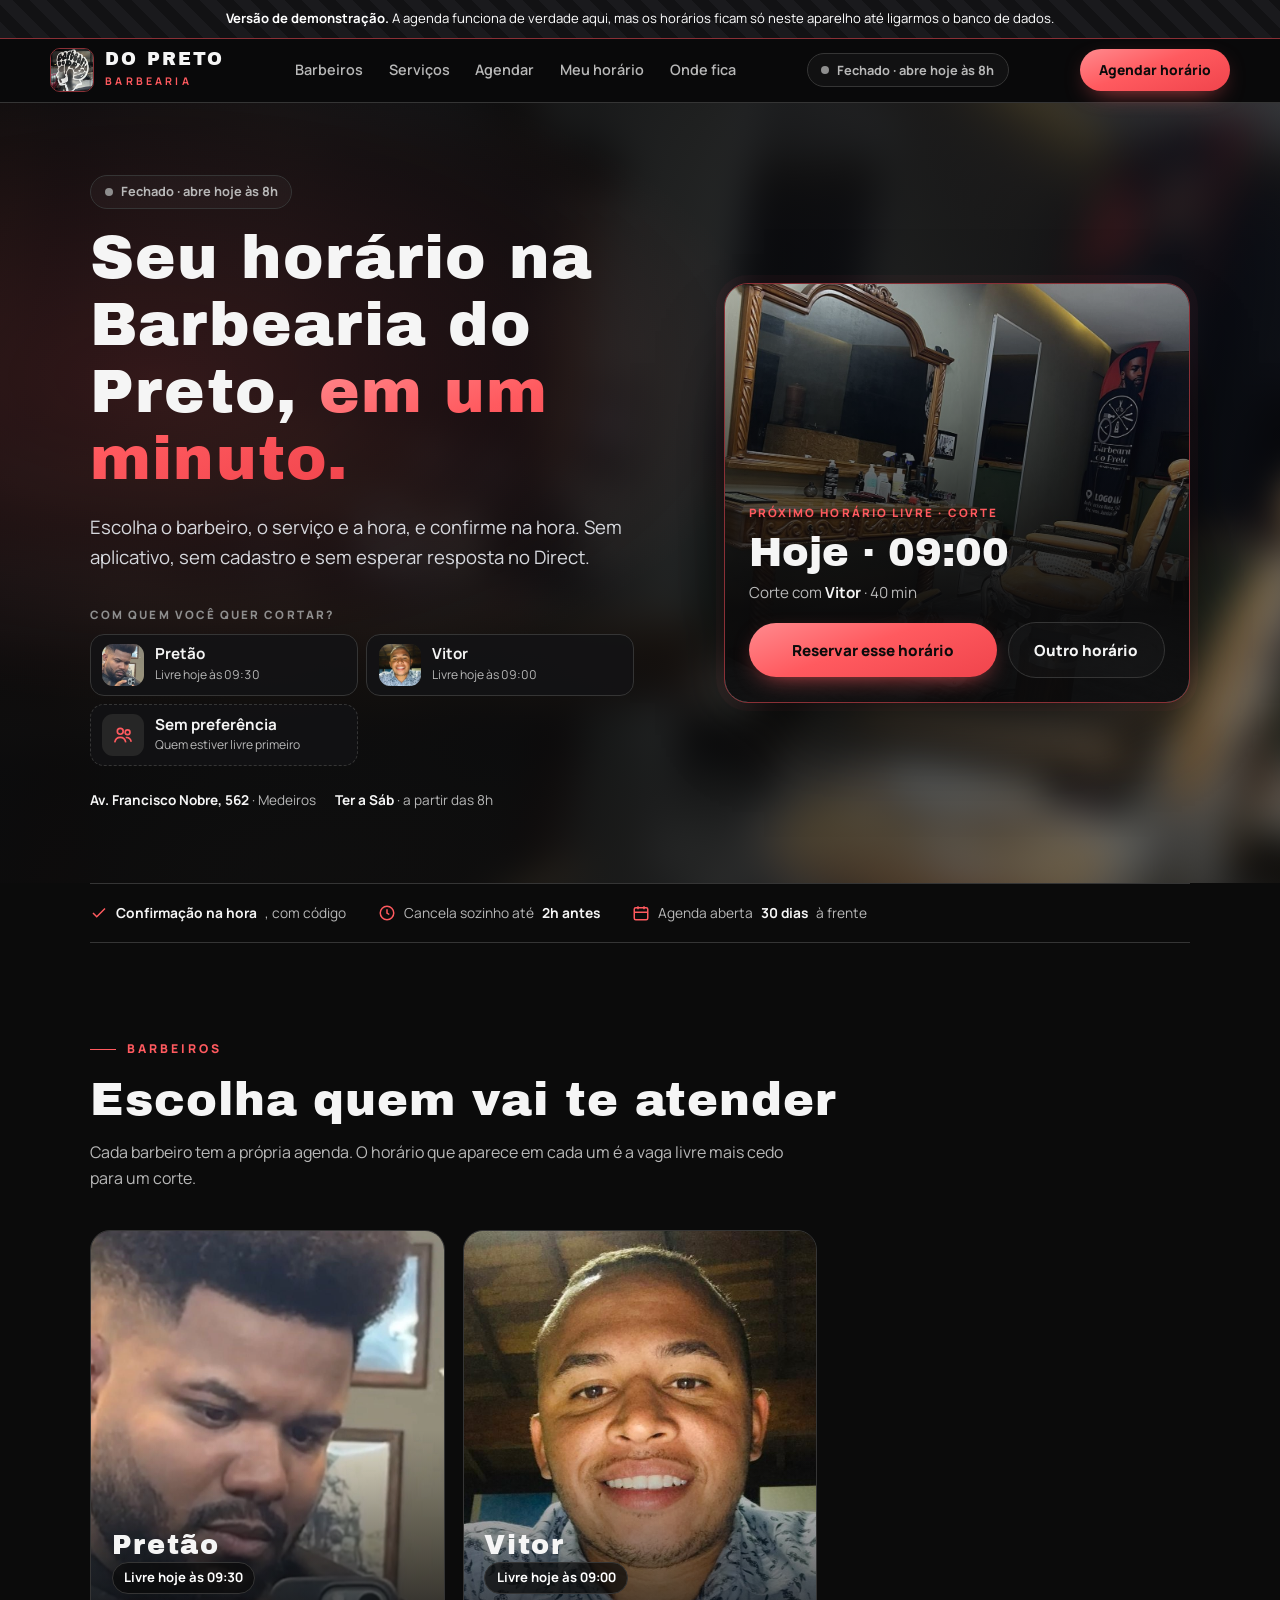
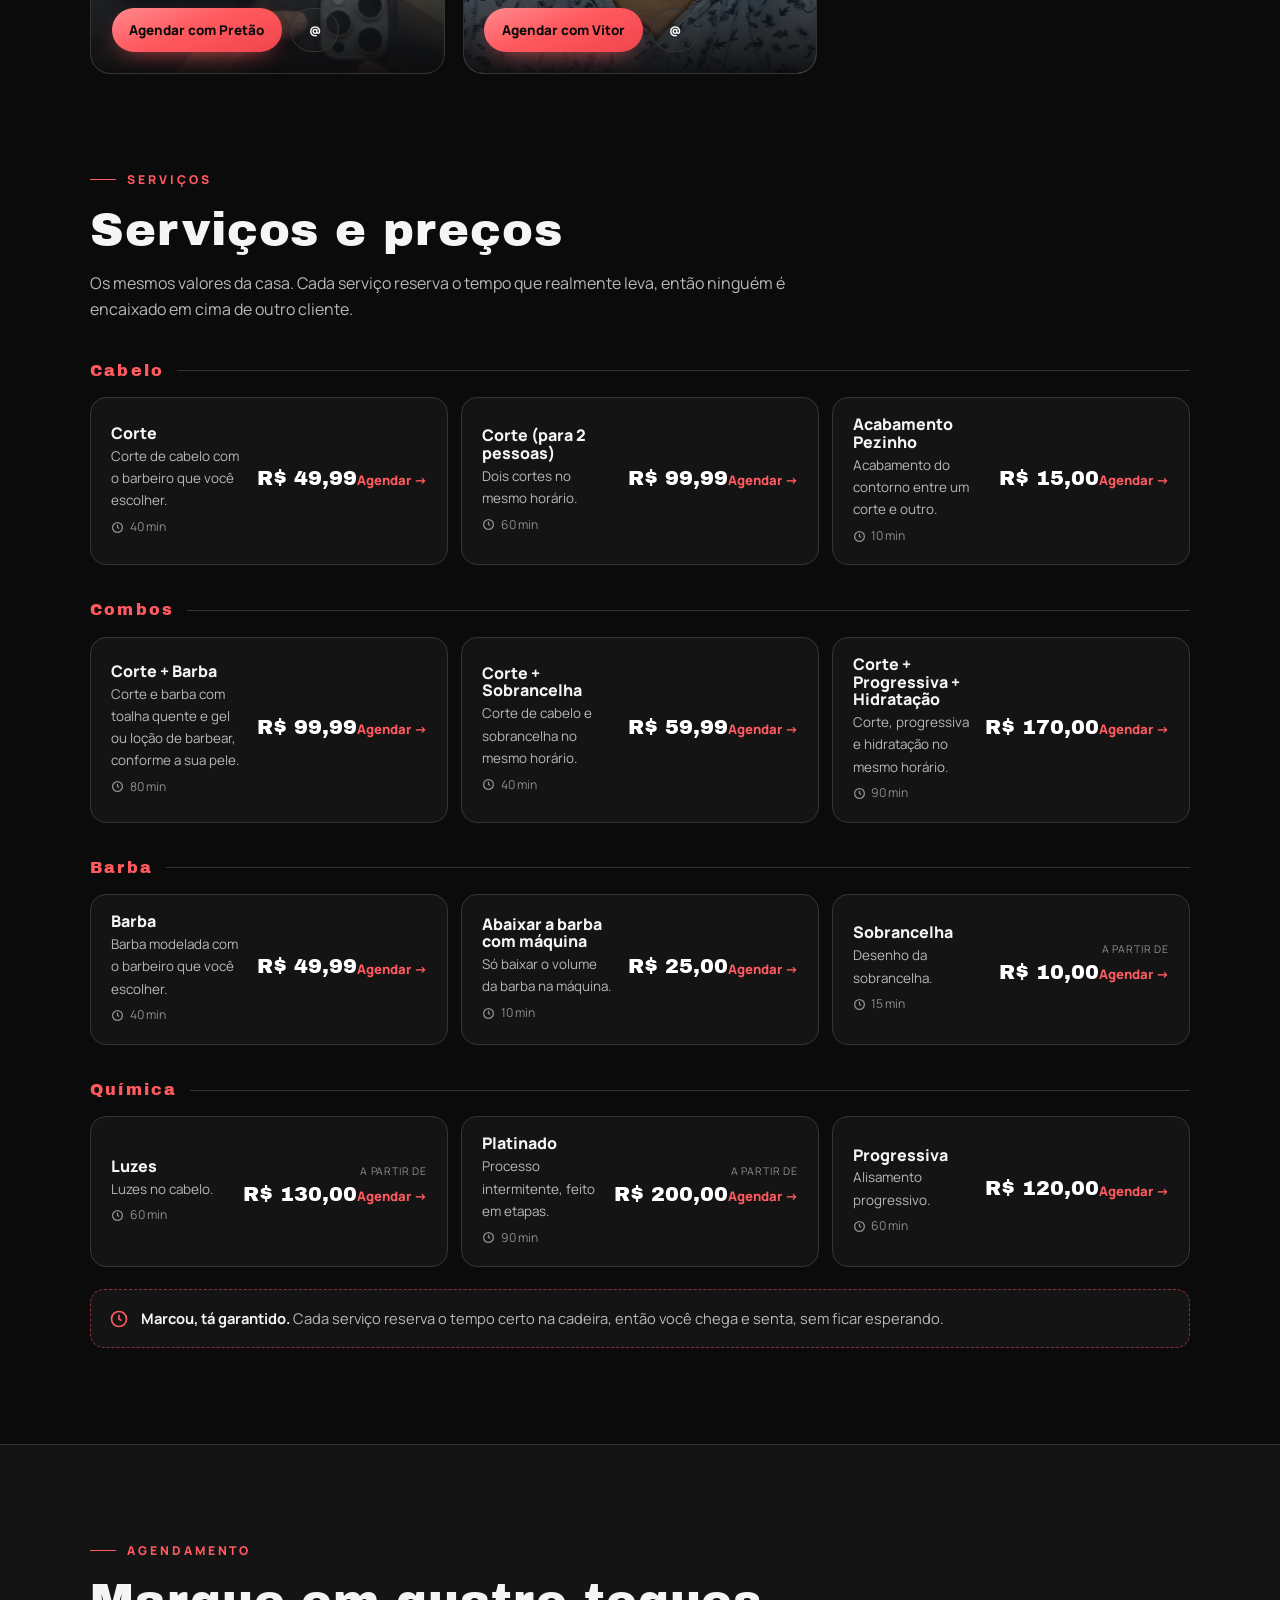
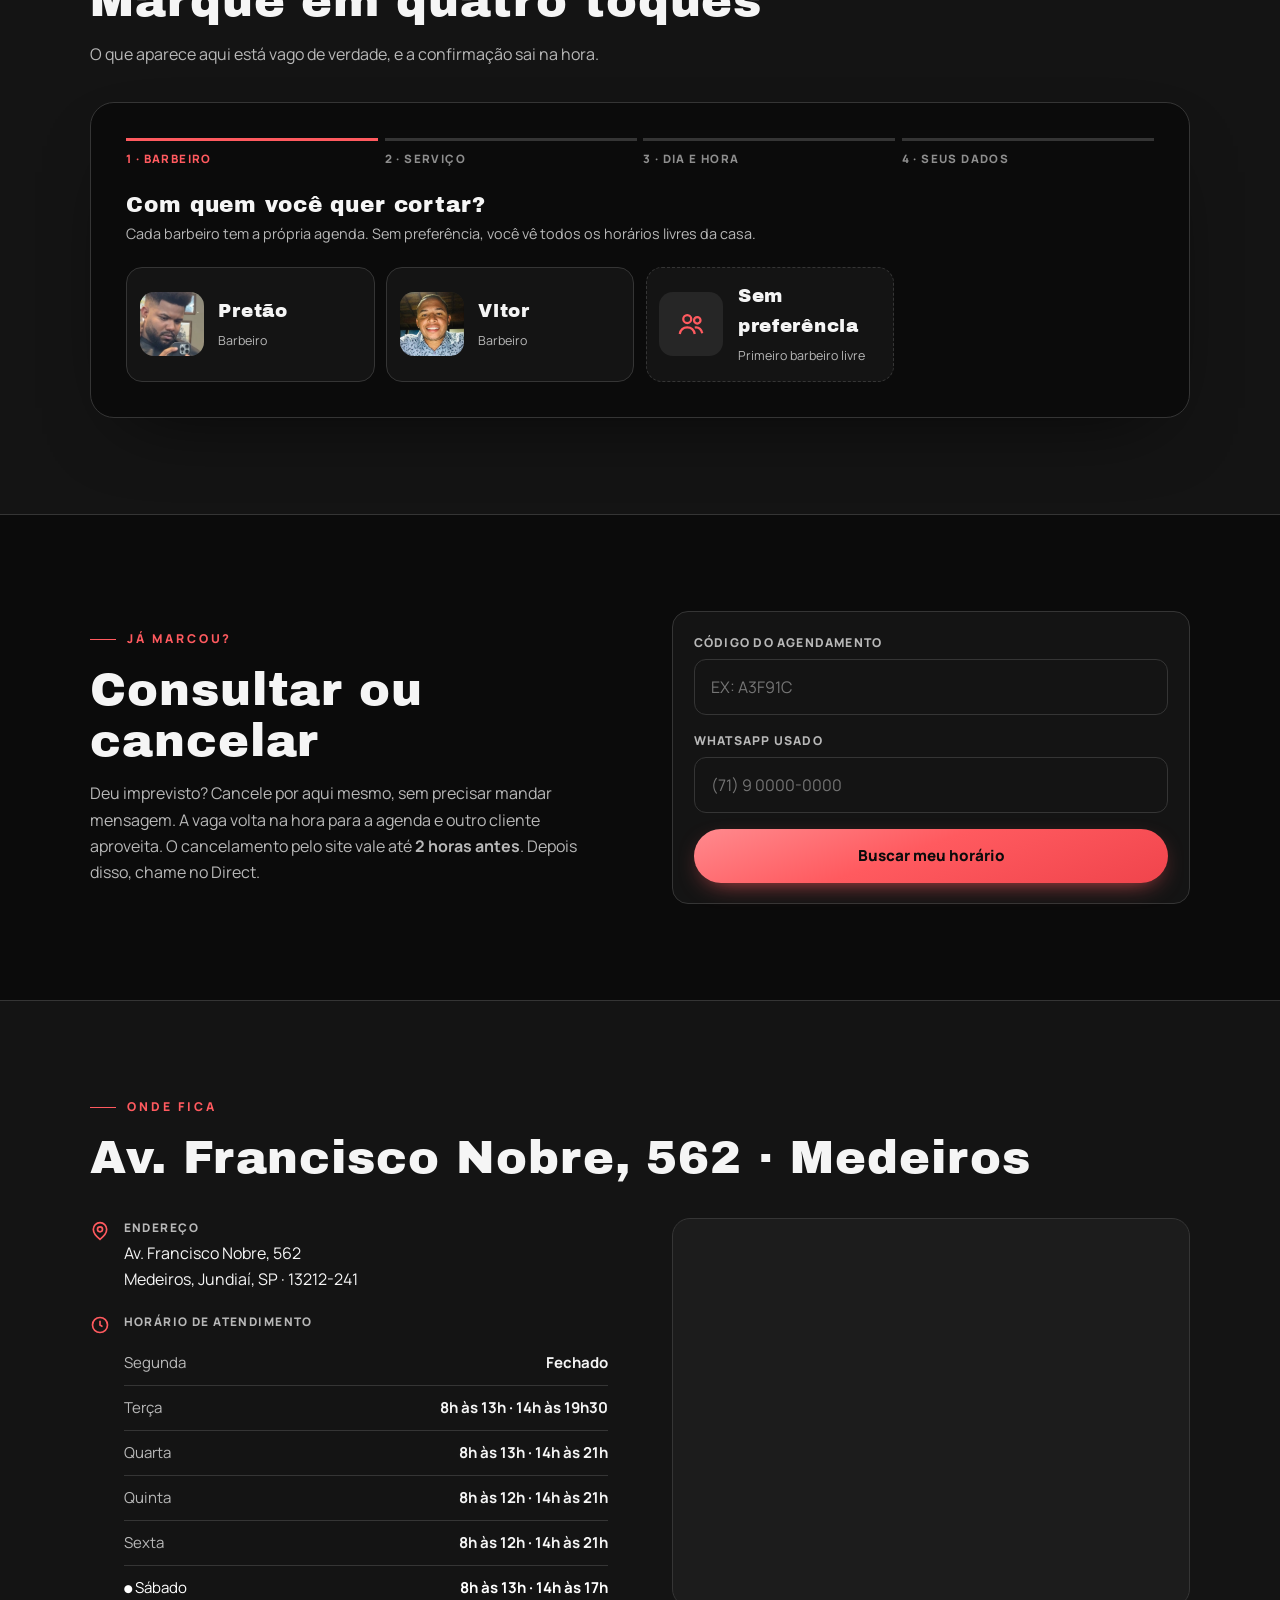
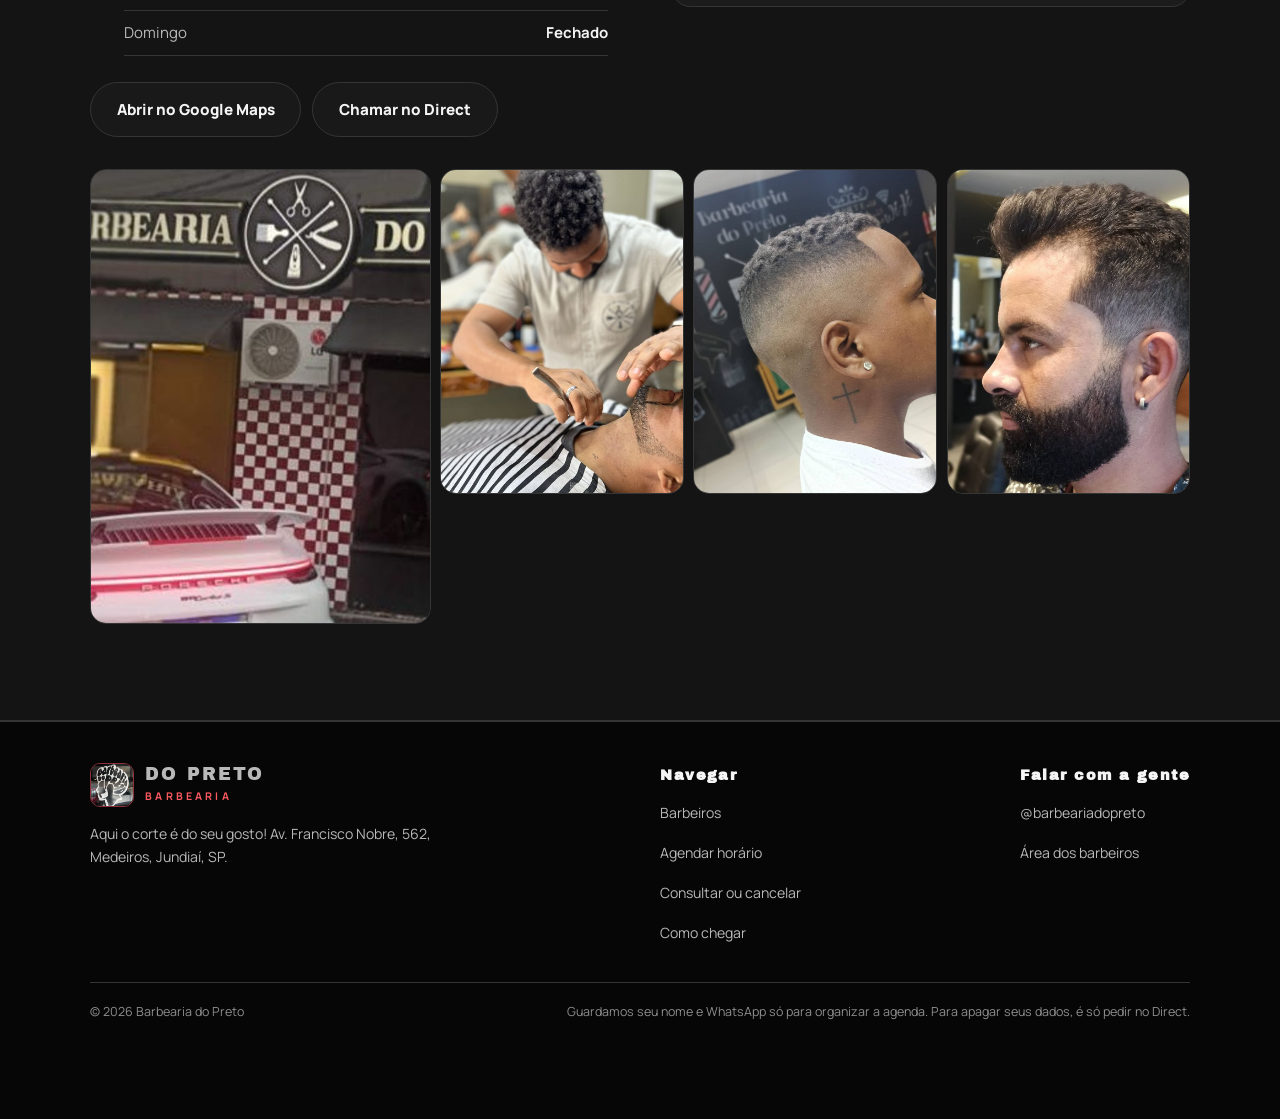
<file: index.html>
<!DOCTYPE html>
<html lang="pt-BR">
<head>
<meta charset="UTF-8">
<meta name="viewport" content="width=device-width, initial-scale=1.0">
<title>Barbearia do Preto · Agende com Pretão ou Vitor em Jundiaí</title>
<meta name="description" content="Barbearia no Medeiros, Jundiaí. Escolha o barbeiro, o serviço e o horário e confirme na hora, sem app e sem cadastro.">
<meta name="theme-color" content="#0B0B0B">
<link rel="icon" href="fotos/logo.jpg">

<meta property="og:type" content="website">
<meta property="og:title" content="Barbearia do Preto · Agende seu horário">
<meta property="og:description" content="Escolha o barbeiro, o serviço e o horário. Confirmação na hora, sem app.">
<meta property="og:image" content="fotos/salao.jpg">
<meta property="og:locale" content="pt_BR">
<meta name="twitter:card" content="summary_large_image">

<link rel="preconnect" href="https://fonts.googleapis.com">
<link rel="preconnect" href="https://fonts.gstatic.com" crossorigin>
<link href="https://fonts.googleapis.com/css2?family=Archivo+Black&family=Manrope:wght@400;500;600;700;800&display=swap" rel="stylesheet">
<link rel="stylesheet" href="assets/estilo.css?v=20260923222636">

<script type="application/ld+json">
{
  "@context":"https://schema.org",
  "@type":"BarberShop",
  "name":"Barbearia do Preto",
  "slogan":"Aqui o corte é do seu gosto!",
  "image":"fotos/salao.jpg",
  "priceRange":"R$ 10 a R$ 200",
  "address":{
    "@type":"PostalAddress",
    "streetAddress":"Av. Francisco Nobre, 562 - Medeiros",
    "addressLocality":"Jundiaí",
    "addressRegion":"SP",
    "postalCode":"13212-241",
    "addressCountry":"BR"
  },
  "sameAs":["https://www.instagram.com/barbeariadopreto/"],
  "openingHoursSpecification":[
    {"@type":"OpeningHoursSpecification","dayOfWeek":["Tuesday","Wednesday","Saturday"],"opens":"08:00","closes":"13:00"},
    {"@type":"OpeningHoursSpecification","dayOfWeek":["Thursday","Friday"],"opens":"08:00","closes":"12:00"},
    {"@type":"OpeningHoursSpecification","dayOfWeek":["Tuesday"],"opens":"14:00","closes":"19:30"},
    {"@type":"OpeningHoursSpecification","dayOfWeek":["Wednesday","Thursday","Friday"],"opens":"14:00","closes":"21:00"},
    {"@type":"OpeningHoursSpecification","dayOfWeek":["Saturday"],"opens":"14:00","closes":"17:00"}
  ]
}
</script>
</head>
<body>

<div id="faixa-demo" class="faixa-demo" hidden>
  <b>Versão de demonstração.</b> A agenda funciona de verdade aqui, mas os horários ficam só neste aparelho até ligarmos o banco de dados.
</div>

<!-- ================= TOPO ================= -->
<header class="topo">
  <div class="wrap topo-in">
    <a class="marca" href="#" aria-label="Barbearia do Preto, início">
      <img src="fotos/logo.jpg" alt="" width="44" height="44">
      <span><b>DO PRETO</b><small>Barbearia</small></span>
    </a>
    <nav class="menu">
      <a href="#equipe">Barbeiros</a>
      <a href="#servicos">Serviços</a>
      <a href="#agendar">Agendar</a>
      <a href="#meu-horario">Meu horário</a>
      <a href="#local">Onde fica</a>
    </nav>
    <span class="status" data-status></span>
    <a class="btn btn-prata" href="#agendar">Agendar horário</a>
  </div>
</header>

<!-- ================= CAPA: a agenda já começa aqui ================= -->
<section class="capa capa-agenda">
  <div class="capa-foto" style="background-image:url('fotos/salao.jpg')"></div>
  <div class="wrap capa-in">
    <div class="capa-txt">
      <span class="status" data-status></span>
      <h1>Seu horário na Barbearia do Preto, <span class="prata-texto">em um minuto.</span></h1>
      <p class="lead">
        Escolha o barbeiro, o serviço e a hora, e confirme na hora.
        Sem aplicativo, sem cadastro e sem esperar resposta no Direct.
      </p>

      <p class="rotulo">Com quem você quer cortar?</p>
      <div class="atalhos" id="atalhos">
        <div class="carregando">Carregando a equipe…</div>
      </div>

      <div class="capa-rodape">
        <span><b>Av. Francisco Nobre, 562</b> · Medeiros</span>
        <span><b>Ter a Sáb</b> · a partir das 8h</span>
      </div>
    </div>

    <aside class="proximo" id="proximo" aria-live="polite">
      <img src="fotos/salao.jpg" alt="" width="1170" height="1170">
      <div class="proximo-in">
        <p class="rotulo">Próximo horário livre · Corte</p>
        <div class="proximo-quando" id="px-quando">Procurando…</div>
        <p class="proximo-com" id="px-com">&nbsp;</p>
        <div class="acoes">
          <button class="btn btn-prata btn-bloco" id="px-reservar" type="button" disabled>Reservar esse horário</button>
          <a class="btn btn-linha" href="#agendar">Outro horário</a>
        </div>
      </div>
    </aside>
  </div>
</section>

<div class="wrap">
  <div class="selos">
    <span><svg width="18" height="18" viewBox="0 0 24 24" fill="none" stroke="currentColor" stroke-width="2"><path d="M20 6 9 17l-5-5"/></svg><b>Confirmação na hora</b>, com código</span>
    <span><svg width="18" height="18" viewBox="0 0 24 24" fill="none" stroke="currentColor" stroke-width="2"><circle cx="12" cy="12" r="9"/><path d="M12 7v5l3 2"/></svg>Cancela sozinho até <b>2h antes</b></span>
    <span><svg width="18" height="18" viewBox="0 0 24 24" fill="none" stroke="currentColor" stroke-width="2"><rect x="3" y="5" width="18" height="16" rx="2"/><path d="M8 3v4M16 3v4M3 11h18"/></svg>Agenda aberta <b>30 dias</b> à frente</span>
  </div>
</div>

<!-- ================= EQUIPE ================= -->
<section class="secao" id="equipe">
  <div class="wrap">
    <p class="olho">Barbeiros</p>
    <h2>Escolha quem vai te atender</h2>
    <p class="sub">
      Cada barbeiro tem a própria agenda. O horário que aparece em cada um
      é a vaga livre mais cedo para um corte.
    </p>
    <div class="equipe equipe-v2" id="equipe-lista">
      <div class="carregando">Carregando a equipe…</div>
    </div>
  </div>
</section>

<!-- ================= SERVIÇOS ================= -->
<section class="secao" id="servicos" style="padding-top:0">
  <div class="wrap">
    <p class="olho">Serviços</p>
    <h2>Serviços e preços</h2>
    <p class="sub">
      Os mesmos valores da casa. Cada serviço reserva o tempo que realmente leva,
      então ninguém é encaixado em cima de outro cliente.
    </p>
    <div id="cardapio" style="margin-top:2.2rem">
      <div class="carregando">Carregando os serviços…</div>
    </div>
    <div class="aviso-chegada">
      <svg width="20" height="20" viewBox="0 0 24 24" fill="none" stroke="currentColor" stroke-width="2"><circle cx="12" cy="12" r="9"/><path d="M12 7v5l3 2"/></svg>
      <span><b>Marcou, tá garantido.</b> Cada serviço reserva o tempo certo na cadeira,
        então você chega e senta, sem ficar esperando.</span>
    </div>
  </div>
</section>

<!-- ================= AGENDAMENTO ================= -->
<section class="secao agendar" id="agendar">
  <div class="wrap">
    <p class="olho">Agendamento</p>
    <h2>Marque em quatro toques</h2>
    <p class="sub">
      O que aparece aqui está vago de verdade, e a confirmação sai na hora.
    </p>

    <div class="painel" id="agendar-app">

      <div class="passos" id="passos">
        <div class="passo" data-estado="atual">1 · Barbeiro</div>
        <div class="passo" data-estado="aberto">2 · Serviço</div>
        <div class="passo" data-estado="aberto">3 · Dia e hora</div>
        <div class="passo" data-estado="aberto">4 · Seus dados</div>
      </div>

      <div class="escolhas" id="escolhas" hidden></div>

      <!-- 1 -->
      <div class="etapa" data-etapa="1" data-ativa>
        <h3>Com quem você quer cortar?</h3>
        <p class="dica">Cada barbeiro tem a própria agenda. Sem preferência, você vê todos os horários livres da casa.</p>
        <div class="lista-barbeiros" id="lista-barbeiros"></div>
      </div>

      <!-- 2 -->
      <div class="etapa" data-etapa="2">
        <h3>O que vamos fazer?</h3>
        <p class="dica">O tempo na cadeira muda conforme o serviço, por isso ele vem antes da hora.</p>
        <div id="lista-servicos"></div>
        <div class="acoes"><button class="voltar" type="button" data-voltar="1">← Trocar o barbeiro</button></div>
      </div>

      <!-- 3 -->
      <div class="etapa" data-etapa="3">
        <h3>Escolha o dia e a hora</h3>
        <div class="fita" id="fita-dias"></div>
        <p class="titulo-dia" id="titulo-dia"></p>
        <div id="caixa-horas"></div>
        <div class="acoes"><button class="voltar" type="button" data-voltar="2">← Trocar o serviço</button></div>
      </div>

      <!-- 4 -->
      <div class="etapa" data-etapa="4">
        <h3>Quase lá</h3>
        <p class="dica">Só falta saber quem vai sentar na cadeira.</p>
        <div class="resumo" id="resumo"></div>
        <form id="form-cliente" novalidate>
          <div class="campos">
            <div class="campo">
              <label for="cli-nome">Seu nome</label>
              <input id="cli-nome" name="nome" type="text" autocomplete="name" placeholder="Como te chamam" required>
            </div>
            <div class="campo">
              <label for="cli-tel">WhatsApp</label>
              <input id="cli-tel" name="tel" type="tel" inputmode="numeric" autocomplete="tel" placeholder="(71) 9 0000-0000" required>
              <p class="ajuda">Serve para te achar se precisar remarcar. Não vai para lista de propaganda.</p>
            </div>
            <div class="campo">
              <label for="cli-obs">Observação <span style="text-transform:none;letter-spacing:0;font-weight:500">(opcional)</span></label>
              <textarea id="cli-obs" name="obs" maxlength="240" placeholder="Ex: o mesmo do mês passado, degradê baixo"></textarea>
            </div>
          </div>
          <div id="msg-form"></div>
          <div class="acoes">
            <button class="btn btn-prata" id="btn-confirmar" type="submit">Confirmar horário</button>
            <button class="voltar" type="button" data-voltar="3">← Trocar a hora</button>
          </div>
        </form>
      </div>

      <!-- 5 -->
      <div class="etapa" data-etapa="5">
        <div class="sucesso">
          <div class="selo-ok" aria-hidden="true">
            <svg width="30" height="30" viewBox="0 0 24 24" fill="none" stroke="currentColor" stroke-width="3" stroke-linecap="round" stroke-linejoin="round"><path d="M20 6 9 17l-5-5"/></svg>
          </div>
          <h3>Horário confirmado</h3>
          <p class="com">com <span id="ok-barbeiro"></span></p>
          <p class="dica" id="ok-linha" style="color:var(--cinza);margin:.4rem 0 1rem"></p>
          <p style="font-size:.76rem;letter-spacing:.16em;text-transform:uppercase;color:var(--cinza);font-weight:800">Seu código</p>
          <div class="codigo" id="ok-codigo"></div>
          <p style="max-width:34rem;margin:0 auto 1.4rem;color:var(--cinza);font-size:.92rem">
            Guarde esse código: é com ele que você consulta ou cancela sozinho,
            até 2 horas antes. Chegue uns 5 minutinhos antes.
          </p>
          <div class="acoes" style="justify-content:center">
            <a class="btn btn-zap" id="ok-zap" target="_blank" rel="noopener">Avisar no WhatsApp</a>
            <a class="btn btn-linha" id="ok-ics">Salvar no calendário</a>
            <button class="btn btn-linha" id="btn-novo" type="button">Marcar outro</button>
          </div>
        </div>
      </div>

    </div>
  </div>
</section>

<!-- ================= MEU HORÁRIO ================= -->
<section class="secao" id="meu-horario">
  <div class="wrap dupla">
    <div>
      <p class="olho">Já marcou?</p>
      <h2>Consultar ou cancelar</h2>
      <p class="sub">
        Deu imprevisto? Cancele por aqui mesmo, sem precisar mandar mensagem.
        A vaga volta na hora para a agenda e outro cliente aproveita.
        O cancelamento pelo site vale até <b>2 horas antes</b>. Depois disso, chame no Direct.
      </p>
    </div>
    <div class="cartao">
      <form id="form-consulta">
        <div class="campos">
          <div class="campo">
            <label for="con-codigo">Código do agendamento</label>
            <input id="con-codigo" type="text" placeholder="Ex: A3F91C" style="text-transform:uppercase" required>
          </div>
          <div class="campo">
            <label for="con-tel">WhatsApp usado</label>
            <input id="con-tel" type="tel" inputmode="numeric" placeholder="(71) 9 0000-0000" required>
          </div>
          <button class="btn btn-prata btn-bloco" type="submit">Buscar meu horário</button>
        </div>
      </form>
      <div id="saida-consulta"></div>
    </div>
  </div>
</section>

<!-- ================= ONDE FICA ================= -->
<section class="secao" id="local" style="background:var(--grafite);border-block:1px solid var(--borda)">
  <div class="wrap">
    <p class="olho">Onde fica</p>
    <h2>Av. Francisco Nobre, 562 · Medeiros</h2>

    <div class="dupla" style="margin-top:2.2rem;align-items:start">
      <div class="info-local">
        <div class="info-item">
          <svg width="20" height="20" viewBox="0 0 24 24" fill="none" stroke="currentColor" stroke-width="2"><path d="M20 10c0 6-8 12-8 12s-8-6-8-12a8 8 0 1 1 16 0Z"/><circle cx="12" cy="10" r="3"/></svg>
          <div>
            <b class="rot">Endereço</b>
            Av. Francisco Nobre, 562<br>
            Medeiros, Jundiaí, SP · 13212-241
          </div>
        </div>

        <div class="info-item">
          <svg width="20" height="20" viewBox="0 0 24 24" fill="none" stroke="currentColor" stroke-width="2"><circle cx="12" cy="12" r="9"/><path d="M12 7v5l3 2"/></svg>
          <div style="width:100%">
            <b class="rot">Horário de atendimento</b>
            <table class="tabela-horario" id="tabela-horario">
              <tr data-dia="1"><td>Segunda</td><td>Fechado</td></tr>
              <tr data-dia="2"><td>Terça</td><td>8h às 13h · 14h às 19h30</td></tr>
              <tr data-dia="3"><td>Quarta</td><td>8h às 13h · 14h às 21h</td></tr>
              <tr data-dia="4"><td>Quinta</td><td>8h às 12h · 14h às 21h</td></tr>
              <tr data-dia="5"><td>Sexta</td><td>8h às 12h · 14h às 21h</td></tr>
              <tr data-dia="6"><td>Sábado</td><td>8h às 13h · 14h às 17h</td></tr>
              <tr data-dia="0"><td>Domingo</td><td>Fechado</td></tr>
            </table>
          </div>
        </div>

        <div class="acoes" style="margin-top:.4rem">
          <a class="btn btn-linha" id="link-maps" target="_blank" rel="noopener" href="https://www.google.com/maps/search/?api=1&amp;query=Av+Francisco+Nobre+562+Medeiros+Jundiai+SP">Abrir no Google Maps</a>
          <a class="btn btn-linha" id="link-contato" target="_blank" rel="noopener" href="https://ig.me/m/barbeariadopreto">Chamar no Direct</a>
        </div>
      </div>

      <div class="mapa">
        <iframe title="Mapa da Barbearia do Preto" loading="lazy" referrerpolicy="no-referrer-when-downgrade"
          src="https://www.google.com/maps?q=Av.%20Francisco%20Nobre%2C%20562%2C%20Medeiros%2C%20Jundia%C3%AD%20-%20SP&output=embed"></iframe>
      </div>
    </div>

    <div class="faixa-fotos">
      <figure><img src="fotos/fachada.jpg" loading="lazy" style="object-position:40% 50%" alt="Fachada da Barbearia do Preto, com o letreiro e o logo na parede."></figure>
      <figure><img src="fotos/atendimento.jpg" loading="lazy" alt="Barbeiro da Barbearia do Preto fazendo a barba de um cliente na cadeira."></figure>
      <figure><img src="fotos/corte-1.jpg" loading="lazy" alt="Corte com topo texturizado e laterais baixas, visto de perfil."></figure>
      <figure><img src="fotos/corte-2.jpg" loading="lazy" style="object-position:50% 35%" alt="Corte degradê com barba cheia, visto de perfil."></figure>
    </div>
  </div>
</section>

<!-- ================= RODAPÉ ================= -->
<footer class="rodape">
  <div class="wrap">
    <div class="rodape-in">
      <div style="max-width:22rem">
        <a class="marca" href="#" style="margin-bottom:.9rem">
          <img src="fotos/logo.jpg" alt="" width="44" height="44">
          <span><b>DO PRETO</b><small>Barbearia</small></span>
        </a>
        <p>Aqui o corte é do seu gosto! Av. Francisco Nobre, 562, Medeiros, Jundiaí, SP.</p>
      </div>
      <div>
        <b class="rodape-titulo">Navegar</b>
        <ul class="rodape-links">
          <li><a href="#equipe">Barbeiros</a></li>
          <li><a href="#agendar">Agendar horário</a></li>
          <li><a href="#meu-horario">Consultar ou cancelar</a></li>
          <li><a href="#local">Como chegar</a></li>
        </ul>
      </div>
      <div>
        <b class="rodape-titulo">Falar com a gente</b>
        <ul class="rodape-links">
          <li><a href="https://www.instagram.com/barbeariadopreto/" target="_blank" rel="noopener">@barbeariadopreto</a></li>
          <li><a href="admin.html">Área dos barbeiros</a></li>
        </ul>
      </div>
    </div>
    <div class="creditos">
      <span>© <span id="ano"></span> Barbearia do Preto</span>
      <span>Guardamos seu nome e WhatsApp só para organizar a agenda. Para apagar seus dados, é só pedir no Direct.</span>
    </div>
  </div>
</footer>

<a class="flutua" href="#agendar">
  <svg width="18" height="18" viewBox="0 0 24 24" fill="none" stroke="currentColor" stroke-width="2"><rect x="3" y="5" width="18" height="16" rx="2"/><path d="M8 3v4M16 3v4M3 11h18"/></svg>
  Agendar
</a>

<script src="assets/config.js?v=20260923222636"></script>
<!-- Este bloco vem ANTES de agenda.js: registra o ouvinte que recebe
     barbeiros e serviços assim que carregam. -->
<script>
(function () {
  var CFG = window.TV;
  var DIAS = ['domingo','segunda','terça','quarta','quinta','sexta','sábado'];
  document.getElementById('ano').textContent = new Date().getFullYear();
  if (CFG.modoDemo) document.getElementById('faixa-demo').hidden = false;
  if (CFG.whatsapp) {
    var contato = document.getElementById('link-contato');
    contato.href = 'https://wa.me/' + CFG.whatsapp;
    contato.textContent = 'Chamar no WhatsApp';
    contato.className = 'btn btn-zap';
  }

  function el(tag, cls, txt) {
    var n = document.createElement(tag);
    if (cls) n.className = cls;
    if (txt != null) n.textContent = txt;
    return n;
  }
  function min(t) { var p = String(t).split(':'); return (+p[0]) * 60 + (+p[1]); }
  function horaCurta(t) { var p = String(t).split(':'); return (+p[0]) + 'h' + (p[1] === '00' ? '' : p[1]); }
  function irAgendar() { document.getElementById('agendar').scrollIntoView({ behavior: 'smooth' }); }
  function avatar(b, cls) {
    var box = el('span', cls);
    if (b.foto) { var i = el('img'); i.src = b.foto; i.alt = ''; box.appendChild(i); }
    else box.appendChild(el('span', 'iniciais', CFG.iniciais ? CFG.iniciais(b.nome) : b.nome[0]));
    return box;
  }
  function primeiroNome(n) { return String(n).split(' ')[0]; }
  function quando(p) { return CFG.diaRelativo(p.dia).replace(/, \d+ de .*/, '') + ' · ' + p.hora; }

  /* ---- aberto / fechado agora ---- */
  (function status() {
    var agora = new Date(), m = agora.getHours() * 60 + agora.getMinutes();
    var hoje = CFG.expediente[agora.getDay()], txt, aberto = false;
    if (hoje && hoje.aberto && m >= min(hoje.abre) && m < min(hoje.fecha)) {
      aberto = true; txt = 'Aberto agora · até ' + horaCurta(hoje.fecha);
    } else {
      for (var i = 0; i < 8; i++) {
        var d = (agora.getDay() + i) % 7, e = CFG.expediente[d];
        if (!e || !e.aberto || (i === 0 && m >= min(e.abre))) continue;
        txt = 'Fechado · abre ' + (i === 0 ? 'hoje' : i === 1 ? 'amanhã' : DIAS[d]) + ' às ' + horaCurta(e.abre);
        break;
      }
    }
    Array.prototype.forEach.call(document.querySelectorAll('[data-status]'), function (s) {
      s.textContent = txt;
      if (aberto) s.setAttribute('data-aberto', '');
    });
    var linha = document.querySelector('#tabela-horario tr[data-dia="' + agora.getDay() + '"]');
    if (linha) linha.setAttribute('data-hoje', '');
  })();

  /* ---- cardápio ---- */
  function pintaCardapio(lista) {
    var alvo = document.getElementById('cardapio');
    alvo.innerHTML = '';
    var grupos = {};
    lista.forEach(function (s) {
      if (s.categoria === 'Assinatura') { alvo.appendChild(cardAssinatura(s)); return; }
      var g = s.categoria || 'Serviços'; (grupos[g] = grupos[g] || []).push(s);
    });
    Object.keys(grupos).forEach(function (g) {
      var bloco = el('div', 'cardapio-grupo');
      bloco.appendChild(el('div', 'cardapio-titulo', g));
      var grade = el('div', 'grade-servicos');
      grupos[g].forEach(function (s) {
        var card = el('article', 'servico');
        card.innerHTML =
          '<div class="servico-txt"><h3></h3><p></p>' +
            '<span class="tempo"><svg width="13" height="13" viewBox="0 0 24 24" fill="none" stroke="currentColor" stroke-width="2.4"><circle cx="12" cy="12" r="9"/><path d="M12 7v5l3 2"/></svg>' +
            s.duracao_min + ' min</span></div>' +
          '<div class="servico-dir"><span class="preco"></span>' +
            '<button class="marcar" type="button">Agendar →</button></div>';
        card.querySelector('h3').textContent = s.nome;
        card.querySelector('p').textContent = s.descricao || '';
        card.querySelector('.preco').innerHTML = valor(s);
        card.querySelector('.marcar').addEventListener('click', function () { CFG.agendarServico(s.id); irAgendar(); });
        grade.appendChild(card);
      });
      bloco.appendChild(grade);
      alvo.appendChild(bloco);
    });
  }
  function valor(s) {
    if (!s.preco_centavos) return '<small>valor</small>sob consulta';
    return (s.a_partir_de ? '<small>a partir de</small>' : '') + 'R$ ' + (s.preco_centavos / 100).toFixed(2).replace('.', ',');
  }
  function cardAssinatura(s) {
    var c = el('article', 'assinatura');
    var esq = el('div');
    esq.appendChild(el('p', 'rotulo', 'Assinatura da casa'));
    esq.appendChild(el('h3', null, s.nome));
    esq.appendChild(el('p', null, s.descricao || ''));
    var meta = el('div', 'meta');
    meta.appendChild(el('span', null, s.duracao_min + ' min na cadeira'));
    esq.appendChild(meta);
    var dir = el('div', 'servico-dir');
    var p = el('div', 'preco'); p.innerHTML = valor(s);
    dir.appendChild(p);
    var b = el('button', 'btn btn-prata', 'Agendar este serviço');
    b.type = 'button'; b.style.marginTop = '.6rem';
    b.addEventListener('click', function () { CFG.agendarServico(s.id); irAgendar(); });
    dir.appendChild(b);
    c.appendChild(esq); c.appendChild(dir);
    return c;
  }

  /* ---- atalhos da capa + cards da equipe, com a vaga mais cedo de cada um ---- */
  function pintaEquipe(barbeiros, servicos) {
    var corte = servicos.filter(function (s) { return s.id === 'corte' || s.slug === 'corte'; })[0] || servicos[0];
    var atalhos = document.getElementById('atalhos');
    var lista = document.getElementById('equipe-lista');
    atalhos.innerHTML = ''; lista.innerHTML = '';

    var proximos = [];
    barbeiros.forEach(function (b) {
      var at = el('button', 'atalho'); at.type = 'button';
      at.appendChild(avatar(b, 'av'));
      var t = el('span'); t.appendChild(el('b', null, b.nome));
      var sm = el('small', null, 'Vendo a agenda…'); t.appendChild(sm);
      at.appendChild(t);
      at.addEventListener('click', function () { CFG.agendarCom(b.id); irAgendar(); });
      atalhos.appendChild(at);

      var card = el('article', 'membro' + (b.foto ? '' : ' sem-foto'));
      if (b.foto) {
        var img = el('img'); img.src = b.foto; img.loading = 'lazy'; img.alt = 'Foto de ' + b.nome + ', barbeiro da Barbearia do Preto.';
        card.appendChild(img);
      } else {
        card.appendChild(el('span', 'iniciais', CFG.iniciais ? CFG.iniciais(b.nome) : b.nome[0]));
      }
      var info = el('div', 'membro-info');
      info.appendChild(el('h3', null, b.nome));
      var livre = el('span', 'livre', 'Vendo a agenda…');
      info.appendChild(livre);
      var ac = el('div', 'membro-acoes');
      var bt = el('button', 'btn btn-prata', 'Agendar com ' + primeiroNome(b.nome));
      bt.type = 'button';
      bt.addEventListener('click', function () { CFG.agendarCom(b.id); irAgendar(); });
      ac.appendChild(bt);
      if (b.instagram) {
        var ig = el('a', 'btn btn-linha', '@'); ig.href = 'https://www.instagram.com/' + b.instagram + '/';
        ig.target = '_blank'; ig.rel = 'noopener'; ig.setAttribute('aria-label', 'Instagram de ' + b.nome);
        ac.appendChild(ig);
      }
      info.appendChild(ac);
      card.appendChild(info);
      lista.appendChild(card);

      proximos.push(CFG.proximoLivre(b, corte).then(function (p) {
        var txt = p ? 'Livre ' + quando(p).toLowerCase().replace(' · ', ' às ') : 'Agenda cheia nos próximos dias';
        sm.textContent = txt; livre.textContent = txt;
        return p ? { b: b, p: p } : null;
      }).catch(function () { sm.textContent = livre.textContent = 'Ver horários'; return null; }));
    });

    var q = el('button', 'atalho qualquer'); q.type = 'button';
    q.innerHTML = '<span class="av"><svg width="22" height="22" viewBox="0 0 24 24" fill="none" stroke="currentColor" stroke-width="1.8"><circle cx="9" cy="8" r="3.2"/><circle cx="17" cy="9" r="2.6"/><path d="M3 20c.6-3.4 3-5.4 6-5.4s5.4 2 6 5.4M15 14.8c2.8-.4 5.2 1.3 6 4.6"/></svg></span>' +
                  '<span><b>Sem preferência</b><small>Quem estiver livre primeiro</small></span>';
    q.addEventListener('click', function () { CFG.agendarCom('qualquer'); irAgendar(); });
    if (barbeiros.length > 1) atalhos.appendChild(q);

    // cartão "próximo horário livre": a vaga mais cedo da casa inteira
    Promise.all(proximos).then(function (r) {
      var melhor = r.filter(Boolean).sort(function (a, c) {
        return (a.p.dia + a.p.hora) < (c.p.dia + c.p.hora) ? -1 : 1;
      })[0];
      var qd = document.getElementById('px-quando'), com = document.getElementById('px-com'), bt = document.getElementById('px-reservar');
      if (!melhor) { qd.textContent = 'Agenda cheia'; com.textContent = 'Chame no Direct que a gente encaixa.'; return; }
      qd.textContent = quando(melhor.p);
      com.innerHTML = '';
      com.appendChild(document.createTextNode(corte.nome + ' com '));
      com.appendChild(el('b', null, melhor.b.nome));
      com.appendChild(document.createTextNode(' · ' + corte.duracao_min + ' min'));
      bt.disabled = false;
      bt.onclick = function () { CFG.agendarDireto(melhor.b.id, corte.id, melhor.p.dia, melhor.p.hora); irAgendar(); };
    });
  }

  var dados = null;
  function recebe(d) { dados = d; pintaCardapio(d.servicos); pintaEquipe(d.barbeiros, d.servicos); }
  document.addEventListener('tv:dados', function (ev) { recebe(ev.detail); });
  // marcou? a vaga some da capa e dos cards na mesma hora
  document.addEventListener('tv:agendado', function () { if (dados) pintaEquipe(dados.barbeiros, dados.servicos); });
})();
</script>
<script src="assets/agenda.js?v=20260923222636"></script>
</body>
</html>
</file>
<file: assets/estilo.css>
/* =====================================================================
   Barbearia do Preto — folha de estilo
   Paleta tirada da própria marca: logo preto e branco (a cabeça black
   power com o nome dentro) e o piso quadriculado vermelho e branco do
   salão. Preto de fundo, branco no texto e vermelho só no destaque.
   ===================================================================== */

:root{
  --fundo:      #0B0B0B;
  --grafite:    #141414;
  --carvao:     #1C1C1C;
  --chumbo:     #262626;
  --borda:      #353535;

  /* os nomes "prata" ficaram do modelo: aqui eles são o vermelho da casa */
  --prata:       #FF5A5F;
  --prata-clara: #FFFFFF;
  --prata-fundo: #8A3036;
  --prata-gradiente: linear-gradient(160deg, #FF8A8E 0%, var(--prata) 45%, #F0444C 100%);
  --acento-rgb:  255,90,95;
  --tinta:       #0B0B0B;   /* texto em cima do vermelho */

  --creme:      #F5F5F5;
  --cinza:      #B8B8B8;
  --cinza-fraco:#8E8E8E;
  --verde-zap:  #25D366;
  --vermelho:   #FF7B7B;

  --display: 'Archivo Black', Impact, system-ui, sans-serif;
  --corpo:   'Manrope', system-ui, sans-serif;

  --raio:  16px;
  --larg:  1180px;
}

*{margin:0;padding:0;box-sizing:border-box}
[hidden]{display:none !important}
html{scroll-behavior:smooth;scroll-padding-top:80px}
body{
  font-family:var(--corpo);
  background:var(--fundo);
  color:var(--creme);
  line-height:1.65;
  overflow-x:clip;
  -webkit-font-smoothing:antialiased;
}
img{display:block;max-width:100%}
a{color:inherit;text-decoration:none}
button{font:inherit;color:inherit;background:none;border:none;cursor:pointer}
:focus-visible{outline:2px solid var(--prata);outline-offset:3px;border-radius:6px}

.wrap{max-width:var(--larg);margin:0 auto;padding:0 clamp(1rem,4vw,2.5rem)}
.secao{padding:clamp(3.5rem,8vw,6rem) 0}

h1,h2,h3,.display{font-family:var(--display);font-weight:700;line-height:1.1;letter-spacing:.02em}
h2{font-size:clamp(1.9rem,4.4vw,2.9rem)}
h3{font-size:1.1rem;letter-spacing:.04em}

.olho{
  font-size:.76rem;font-weight:800;letter-spacing:.24em;text-transform:uppercase;color:var(--prata);
  display:flex;align-items:center;gap:.7rem;margin-bottom:.9rem;
}
.olho::before{content:"";width:26px;height:1px;background:var(--prata);flex:none}
.sub{color:var(--cinza);max-width:44rem;margin-top:.9rem}
.prata-texto{
  background:var(--prata-gradiente);-webkit-background-clip:text;background-clip:text;
  -webkit-text-fill-color:transparent;color:var(--prata);
}

/* ---------- botões ---------- */
.btn{
  display:inline-flex;align-items:center;justify-content:center;gap:.55rem;
  padding:.9rem 1.6rem;border-radius:100px;font-weight:800;font-size:.95rem;min-height:48px;
  transition:transform .15s ease, box-shadow .15s ease, background .15s ease, border-color .15s;
  text-align:center;
}
.btn:active{transform:translateY(1px)}
.btn-prata{background:var(--prata-gradiente);color:var(--tinta);box-shadow:0 8px 26px -12px var(--prata)}
.btn-prata:hover{box-shadow:0 12px 32px -8px var(--prata)}
.btn-linha{border:1px solid var(--borda);color:var(--creme);background:rgba(255,255,255,.02)}
.btn-linha:hover{border-color:var(--prata);color:var(--prata-clara)}
.btn-zap{background:var(--verde-zap);color:#05301A}
.btn-bloco{width:100%}
.btn:disabled{opacity:.45;cursor:not-allowed;transform:none}

/* ---------- topo ---------- */
.topo{
  position:sticky;top:0;z-index:60;
  background:rgba(10,10,11,.86);backdrop-filter:blur(14px);-webkit-backdrop-filter:blur(14px);
  border-bottom:1px solid var(--borda);
}
.topo-in{display:flex;align-items:center;justify-content:space-between;gap:1rem;padding:.6rem 0}
.marca{display:flex;align-items:center;gap:.7rem}
.marca img{width:44px;height:44px;flex:none;border-radius:10px;object-fit:cover;border:1px solid var(--prata-fundo)}
.marca b{font-family:var(--display);font-size:1.12rem;letter-spacing:.12em;line-height:1;display:block}
.marca small{display:block;font-size:.66rem;letter-spacing:.3em;color:var(--prata);text-transform:uppercase;font-weight:700;margin-top:.25rem}
.menu{display:flex;align-items:center;gap:1.6rem}
.menu a{font-size:.9rem;font-weight:600;color:var(--cinza)}
.menu a:hover{color:var(--prata-clara)}
.topo .btn{padding:.6rem 1.2rem;font-size:.86rem;min-height:42px}
@media(max-width:900px){ .menu{display:none} }

/* ---------- capa ---------- */
.capa{position:relative;min-height:min(92vh,800px);display:flex;align-items:center;isolation:isolate;overflow:hidden}
.capa-foto{position:absolute;inset:0;z-index:-2;background:var(--grafite) center 38%/cover no-repeat}
.capa::after{
  content:"";position:absolute;inset:0;z-index:-1;
  background:
    radial-gradient(70% 60% at 12% 35%, rgba(var(--acento-rgb),.16), transparent 70%),
    linear-gradient(100deg, rgba(10,10,11,.97) 0%, rgba(10,10,11,.9) 42%, rgba(10,10,11,.45) 100%);
}
.capa-in{padding-block:clamp(3rem,7vw,5rem);width:100%;display:grid;grid-template-columns:1.15fr .85fr;gap:clamp(2rem,5vw,4rem);align-items:center}
.capa-foto{filter:blur(18px) saturate(.8);transform:scale(1.1)}
.capa-quadro{margin:0;border-radius:24px;overflow:hidden;border:1px solid var(--prata-fundo);aspect-ratio:4/5;box-shadow:0 40px 90px -40px #000,0 0 0 8px rgba(var(--acento-rgb),.06)}
.capa-quadro img{width:100%;height:100%;object-fit:cover;object-position:50% 45%}
.capa .selo-novo{
  display:inline-flex;align-items:center;gap:.5rem;border:1px solid var(--prata-fundo);
  background:rgba(var(--acento-rgb),.08);color:var(--prata-clara);border-radius:100px;
  padding:.35rem .9rem;font-size:.8rem;font-weight:700;letter-spacing:.04em;margin-bottom:1.2rem;
}
.capa h1{font-size:clamp(2.4rem,6.6vw,4.4rem);max-width:15ch}
.capa p.lead{font-size:clamp(1rem,2vw,1.16rem);color:#D6D8DD;max-width:36rem;margin:1.2rem 0 2rem}
.capa-ctas{display:flex;flex-wrap:wrap;gap:.8rem}
.capa-rostos{display:flex;align-items:center;gap:.8rem;margin-top:2.2rem;font-size:.86rem;color:var(--cinza)}
.capa-rostos .pilha{display:flex}
.capa-rostos .pilha img{width:42px;height:42px;border-radius:50%;object-fit:cover;object-position:50% 20%;border:2px solid var(--fundo);margin-left:-10px}
.capa-rostos .pilha img:first-child{margin-left:0}
.capa-rostos b{color:var(--creme)}
@media(max-width:700px){
  .capa::after{background:linear-gradient(180deg, rgba(10,10,11,.55) 0%, rgba(10,10,11,.92) 45%, rgba(10,10,11,.98) 100%)}
  .capa{min-height:auto}
}

@media(max-width:900px){
  .capa-in{grid-template-columns:1fr}
  .capa-quadro{order:-1;aspect-ratio:4/3;max-height:52vh}
}
.selos{display:flex;flex-wrap:wrap;gap:1.2rem 2rem;border-top:1px solid var(--borda);border-bottom:1px solid var(--borda);padding:1.1rem 0;font-size:.86rem;color:var(--cinza)}
.selos span{display:flex;align-items:center;gap:.5rem}
.selos svg{color:var(--prata);flex:none}
.selos b{color:var(--creme);font-weight:700}

/* ---------- equipe ---------- */
.equipe{display:grid;grid-template-columns:repeat(3,1fr);gap:1.1rem;margin-top:2.4rem}
@media(max-width:900px){ .equipe{grid-template-columns:1fr 1fr} }
@media(max-width:560px){ .equipe{grid-template-columns:1fr} }
.membro{
  position:relative;border-radius:20px;overflow:hidden;border:1px solid var(--borda);background:var(--carvao);
  aspect-ratio:4/5;isolation:isolate;
}
.membro img{position:absolute;inset:0;width:100%;height:100%;object-fit:cover;object-position:50% 25%;z-index:-1;transition:transform .5s ease}
.membro:hover img{transform:scale(1.04)}
.membro::after{content:"";position:absolute;inset:0;z-index:-1;background:linear-gradient(180deg,transparent 45%,rgba(10,10,11,.96) 100%)}
.membro-info{position:absolute;left:0;right:0;bottom:0;padding:1.3rem}
.membro-info h3{font-size:1.7rem;letter-spacing:.06em}
.membro-info p{font-size:.8rem;letter-spacing:.2em;text-transform:uppercase;color:var(--prata);font-weight:700;margin:.2rem 0 1rem}
.membro-acoes{display:flex;gap:.5rem;flex-wrap:wrap}
.membro-acoes .btn{padding:.6rem 1.1rem;font-size:.84rem;min-height:44px}

/* ---------- serviços ---------- */
.cardapio-grupo + .cardapio-grupo{margin-top:2rem}
.cardapio-titulo{font-family:var(--display);font-size:1rem;letter-spacing:.14em;color:var(--prata);margin-bottom:.8rem;display:flex;align-items:center;gap:.8rem}
.cardapio-titulo::after{content:"";flex:1;height:1px;background:var(--borda)}
.grade-servicos{display:grid;grid-template-columns:repeat(auto-fill,minmax(270px,1fr));gap:.8rem}
.servico{
  background:var(--grafite);border:1px solid var(--borda);border-radius:var(--raio);
  padding:1.15rem 1.25rem;display:flex;align-items:center;gap:1rem;
  transition:border-color .2s ease, transform .2s ease;
}
.servico:hover{border-color:var(--prata-fundo);transform:translateY(-2px)}
.servico-txt{flex:1;min-width:0}
.servico h3{font-family:var(--corpo);font-size:1rem;font-weight:800;letter-spacing:0}
.servico p{font-size:.84rem;color:var(--cinza);margin-top:.15rem}
.servico .tempo{font-size:.76rem;color:var(--cinza-fraco);margin-top:.35rem;display:flex;align-items:center;gap:.35rem}
.servico-dir{text-align:right;flex:none}
.servico .preco{font-family:var(--display);font-size:1.3rem;color:var(--prata-clara);white-space:nowrap;line-height:1.1}
.servico .preco small{display:block;font-family:var(--corpo);font-size:.66rem;letter-spacing:.08em;color:var(--cinza-fraco);text-transform:uppercase}
.servico .marcar{font-size:.82rem;font-weight:800;color:var(--prata);min-height:40px;display:inline-flex;align-items:center}
.servico .marcar:hover{color:var(--prata-clara)}

/* ---------- agendamento ---------- */
.agendar{background:var(--grafite);border-block:1px solid var(--borda)}
.painel{
  background:var(--fundo);border:1px solid var(--borda);border-radius:24px;
  padding:clamp(1.1rem,3.5vw,2.2rem);margin-top:2.2rem;
  box-shadow:0 30px 80px -40px rgba(0,0,0,.8);
}
.passos{display:grid;grid-auto-flow:column;grid-auto-columns:1fr;gap:.4rem;margin-bottom:1.4rem}
.passo{
  padding:.5rem 0 .2rem;border-top:3px solid var(--borda);
  font-size:.72rem;letter-spacing:.12em;text-transform:uppercase;color:var(--cinza-fraco);font-weight:800;
  transition:color .2s, border-color .2s;
}
.passo[data-estado="atual"]{border-color:var(--prata);color:var(--prata)}
.passo[data-estado="feito"]{border-color:var(--prata-fundo);color:var(--cinza)}
@media(max-width:520px){ .passo{font-size:.7rem;letter-spacing:.02em} }

.escolhas{display:flex;flex-wrap:wrap;gap:.5rem;margin-bottom:1.4rem}
.escolha{
  display:flex;flex-direction:column;align-items:flex-start;text-align:left;
  padding:.45rem .85rem;border-radius:10px;border:1px solid var(--borda);background:var(--grafite);
  font-size:.88rem;font-weight:700;line-height:1.3;
}
.escolha small{font-size:.64rem;letter-spacing:.14em;text-transform:uppercase;color:var(--cinza-fraco);font-weight:800}
.escolha:hover{border-color:var(--prata-fundo)}
.escolha::after{content:"trocar";font-size:.68rem;color:var(--prata);font-weight:700}

.etapa{display:none}
.etapa[data-ativa]{display:block;animation:sobe .25s ease}
@keyframes sobe{from{opacity:0;transform:translateY(6px)}to{opacity:1;transform:none}}
.etapa > h3{font-size:1.35rem;margin-bottom:.3rem}
.etapa > .dica{font-size:.9rem;color:var(--cinza);margin-bottom:1.3rem}

/* escolha de barbeiro */
.lista-barbeiros{display:grid;grid-template-columns:repeat(auto-fill,minmax(210px,1fr));gap:.7rem}
.barbeiro-opcao{
  display:flex;align-items:center;gap:.9rem;text-align:left;width:100%;
  padding:.8rem;border-radius:16px;border:1px solid var(--borda);background:var(--grafite);
  transition:border-color .15s, background .15s, transform .15s;
}
.barbeiro-opcao:hover{border-color:var(--prata-fundo);transform:translateY(-1px)}
.barbeiro-opcao[aria-pressed="true"]{border-color:var(--prata);background:rgba(var(--acento-rgb),.09)}
.barbeiro-foto{width:64px;height:64px;border-radius:14px;overflow:hidden;flex:none;background:var(--chumbo);display:grid;place-items:center;color:var(--prata)}
.barbeiro-foto img{width:100%;height:100%;object-fit:cover;object-position:50% 22%}
.barbeiro-txt strong{display:block;font-family:var(--display);font-size:1.15rem;letter-spacing:.04em}
.barbeiro-txt span{font-size:.78rem;color:var(--cinza)}
.barbeiro-opcao.qualquer{border-style:dashed}

/* escolha de serviço */
.grupo-servico{font-size:.7rem;letter-spacing:.2em;text-transform:uppercase;color:var(--cinza-fraco);font-weight:800;margin:1.2rem 0 .55rem}
.grupo-servico:first-child{margin-top:0}
.lista-escolha{display:grid;grid-template-columns:repeat(auto-fill,minmax(240px,1fr));gap:.55rem}
.opcao{
  text-align:left;width:100%;padding:.9rem 1.05rem;border-radius:12px;min-height:56px;
  border:1px solid var(--borda);background:var(--grafite);
  display:flex;justify-content:space-between;align-items:center;gap:1rem;
  transition:border-color .15s, background .15s;
}
.opcao:hover{border-color:var(--prata-fundo)}
.opcao[aria-pressed="true"]{border-color:var(--prata);background:rgba(var(--acento-rgb),.09)}
.opcao strong{display:block;font-weight:700;font-size:.95rem}
.opcao span{font-size:.76rem;color:var(--cinza)}
.opcao .val{font-family:var(--display);font-size:1.02rem;font-weight:700;color:var(--prata-clara);white-space:nowrap;text-align:right}

/* fita de dias */
.fita{display:flex;gap:.5rem;overflow-x:auto;padding-bottom:.7rem;scroll-snap-type:x proximity;margin-bottom:1rem}
.fita::-webkit-scrollbar{height:5px}
.fita::-webkit-scrollbar-thumb{background:var(--borda);border-radius:9px}
.dia{
  flex:none;width:70px;padding:.7rem .3rem;border-radius:14px;text-align:center;
  border:1px solid var(--borda);background:var(--grafite);scroll-snap-align:start;
  transition:border-color .15s, background .15s;
}
.dia:hover:not(:disabled){border-color:var(--prata-fundo)}
.dia[aria-pressed="true"]{border-color:var(--prata);background:var(--prata-gradiente);color:var(--tinta)}
.dia[aria-pressed="true"] .sem,.dia[aria-pressed="true"] .mes{color:#2A2B30}
.dia:disabled{opacity:.3;cursor:not-allowed}
.dia:disabled .num{text-decoration:line-through}
.dia .sem{display:block;font-size:.66rem;letter-spacing:.1em;text-transform:uppercase;color:var(--cinza);font-weight:800}
.dia .num{display:block;font-family:var(--display);font-weight:700;font-size:1.45rem;line-height:1.15}
.dia .mes{display:block;font-size:.64rem;color:var(--cinza-fraco);text-transform:uppercase;letter-spacing:.08em;font-weight:700}
.titulo-dia{font-size:.9rem;color:var(--cinza);margin-bottom:1rem}
.titulo-dia:first-letter{text-transform:uppercase}

/* grade de horários */
.blocos-hora + .blocos-hora{margin-top:1.3rem}
.turno{font-size:.7rem;letter-spacing:.16em;text-transform:uppercase;color:var(--cinza-fraco);font-weight:800;margin-bottom:.55rem}
.grade-horas{display:grid;grid-template-columns:repeat(auto-fill,minmax(78px,1fr));gap:.45rem}
.hora{
  padding:.7rem .3rem;border-radius:10px;border:1px solid var(--borda);min-height:46px;
  background:var(--grafite);font-weight:800;font-size:.98rem;letter-spacing:.02em;font-variant-numeric:tabular-nums;
  transition:border-color .15s, background .15s;
}
.hora:hover{border-color:var(--prata);background:rgba(var(--acento-rgb),.1)}

/* formulário */
.campos{display:grid;gap:1rem;max-width:34rem}
.campo label{display:block;font-size:.76rem;letter-spacing:.1em;text-transform:uppercase;color:var(--cinza);font-weight:800;margin-bottom:.4rem}
.campo input,.campo textarea,.campo select{
  width:100%;padding:.85rem 1rem;border-radius:12px;font:inherit;font-size:1rem;
  background:var(--grafite);border:1px solid var(--borda);color:var(--creme);
}
.campo input:focus,.campo textarea:focus,.campo select:focus{outline:none;border-color:var(--prata)}
.campo textarea{resize:vertical;min-height:80px}
.campo .ajuda{font-size:.76rem;color:var(--cinza-fraco);margin-top:.35rem}

.resumo{
  background:var(--grafite);border:1px solid var(--borda);border-left:3px solid var(--prata);
  border-radius:12px;padding:1.1rem 1.25rem;margin-bottom:1.5rem;
}
.resumo dl{display:grid;grid-template-columns:auto 1fr;gap:.4rem 1.2rem;font-size:.92rem}
.resumo dt{color:var(--cinza-fraco);font-size:.74rem;letter-spacing:.1em;text-transform:uppercase;align-self:center;font-weight:800}
.resumo dd{font-weight:700}
.resumo .total{color:var(--prata-clara);font-family:var(--display);font-size:1.25rem}

.acoes{display:flex;gap:.7rem;flex-wrap:wrap;margin-top:1.5rem;align-items:center}
.voltar{font-size:.88rem;color:var(--cinza);display:inline-flex;align-items:center;gap:.4rem;min-height:44px;font-weight:600}
.voltar:hover{color:var(--prata-clara)}

/* avisos */
.aviso{padding:.85rem 1.1rem;border-radius:12px;font-size:.9rem;margin:1rem 0;border:1px solid}
.aviso-erro{background:rgba(224,101,96,.1);border-color:rgba(224,101,96,.45);color:#F6BDBA}
.aviso-ok{background:rgba(37,211,102,.08);border-color:rgba(37,211,102,.35);color:#A9EBC4}
.aviso-neutro{background:var(--grafite);border-color:var(--borda);color:var(--cinza)}
.vazio{text-align:center;padding:2.2rem 1rem;color:var(--cinza)}
.vazio b{display:block;font-family:var(--display);font-size:1.15rem;color:var(--creme);margin-bottom:.35rem}
.carregando{color:var(--cinza-fraco);font-size:.9rem;padding:1.2rem 0}

/* sucesso */
.sucesso{text-align:center;padding:1rem 0}
.selo-ok{
  width:68px;height:68px;border-radius:50%;margin:0 auto 1.1rem;
  display:grid;place-items:center;background:var(--prata-gradiente);color:var(--tinta);
}
.sucesso h3{font-size:1.6rem}
.sucesso .com{color:var(--prata-clara);font-weight:700;margin-top:.3rem}
.codigo{
  display:inline-block;font-family:var(--display);font-size:2rem;font-weight:700;letter-spacing:.28em;
  padding:.5rem 1rem .5rem 1.28rem;border:1px dashed var(--prata-fundo);border-radius:12px;
  color:var(--prata-clara);margin:.4rem 0 1rem;
}

/* faixa demo */
.faixa-demo{
  background:repeating-linear-gradient(45deg,#1A1A1D 0 12px,#121214 12px 24px);
  border-bottom:1px solid var(--prata-fundo);color:var(--prata-clara);
  font-size:.82rem;text-align:center;padding:.5rem 1rem;
}
.faixa-demo b{color:#fff}

/* ---------- a casa ---------- */
.dupla{display:grid;grid-template-columns:1fr 1fr;gap:clamp(1.5rem,5vw,4rem);align-items:center}
@media(max-width:840px){ .dupla{grid-template-columns:1fr} }
.moldura{position:relative;border-radius:20px;overflow:hidden;border:1px solid var(--borda);aspect-ratio:4/5;background:var(--carvao)}
.moldura img{width:100%;height:100%;object-fit:cover}
.citacao{font-family:var(--display);font-size:clamp(1.25rem,2.6vw,1.7rem);line-height:1.35;color:var(--creme);margin:1.4rem 0}
.citacao span{color:var(--prata)}
.numeros{display:grid;grid-template-columns:repeat(3,1fr);gap:.6rem;margin:1.6rem 0}
.numero{background:var(--grafite);border:1px solid var(--borda);border-radius:12px;padding:.9rem 1rem}
.numero b{display:block;font-family:var(--display);font-size:1.7rem;line-height:1;color:var(--prata-clara)}
.numero span{display:block;font-size:.7rem;letter-spacing:.1em;text-transform:uppercase;color:var(--cinza);margin-top:.35rem;font-weight:700}

/* ---------- galeria ---------- */
.galeria{display:grid;grid-template-columns:2fr 1fr 1fr;grid-template-rows:repeat(2,minmax(180px,260px));gap:.7rem;margin-top:2.2rem}
.galeria figure{border-radius:16px;overflow:hidden;border:1px solid var(--borda);background:var(--carvao);position:relative;margin:0}
.galeria figure:first-child{grid-row:span 2}
.galeria img{width:100%;height:100%;object-fit:cover;transition:transform .5s ease}
.galeria figure:hover img{transform:scale(1.04)}
.galeria figcaption{position:absolute;left:.7rem;bottom:.7rem;font-size:.74rem;font-weight:700;background:rgba(10,10,11,.8);padding:.25rem .6rem;border-radius:100px}
@media(max-width:700px){
  .galeria{grid-template-columns:1fr 1fr;grid-template-rows:none}
  .galeria figure{aspect-ratio:1}
  .galeria figure:first-child{grid-column:span 2;grid-row:auto;aspect-ratio:4/3}
}

/* ---------- local ---------- */
.tabela-horario{width:100%;border-collapse:collapse;font-size:.94rem;margin-top:.6rem}
.tabela-horario td{padding:.6rem 0;border-bottom:1px solid var(--borda)}
.tabela-horario td:first-child{color:var(--cinza);width:7rem}
.tabela-horario td:last-child{text-align:right;font-weight:700}
.tabela-horario tr[data-hoje] td{color:var(--prata-clara)}
.tabela-horario tr[data-hoje] td:first-child::before{content:"● ";font-size:.7em;vertical-align:middle}

.mapa{border-radius:18px;overflow:hidden;border:1px solid var(--borda);aspect-ratio:16/12;background:var(--carvao)}
.mapa iframe{width:100%;height:100%;border:0;filter:grayscale(.3) contrast(1.05)}
.info-local{display:grid;gap:1.2rem}
.info-item{display:flex;gap:.85rem;align-items:flex-start}
.info-item svg{flex:none;margin-top:.2rem;color:var(--prata)}
.info-item b.rot{display:block;font-size:.74rem;letter-spacing:.12em;text-transform:uppercase;color:var(--cinza);font-weight:800;margin-bottom:.15rem}

.cartao{background:var(--grafite);border:1px solid var(--borda);border-radius:var(--raio);padding:1.3rem}

/* ---------- rodapé ---------- */
.rodape{border-top:1px solid var(--borda);padding:2.6rem 0 6rem;font-size:.88rem;color:var(--cinza);background:#060607}
.rodape-in{display:flex;flex-wrap:wrap;gap:1.8rem;justify-content:space-between;align-items:flex-start}
.rodape a:hover{color:var(--prata-clara)}
.rodape-titulo{color:var(--creme);font-family:var(--display);letter-spacing:.1em;font-size:.9rem}
.rodape-links{list-style:none;margin-top:.3rem}
.rodape-links a{display:flex;align-items:center;min-height:40px}
.creditos{font-size:.78rem;color:var(--cinza-fraco);margin-top:1.8rem;padding-top:1.2rem;border-top:1px solid var(--borda);display:flex;flex-wrap:wrap;gap:.6rem;justify-content:space-between}

/* botão flutuante */
.flutua{
  position:fixed;right:1rem;bottom:1rem;z-index:70;
  display:flex;align-items:center;gap:.5rem;padding:.85rem 1.25rem;border-radius:100px;min-height:50px;
  background:var(--prata-gradiente);color:var(--tinta);font-weight:800;font-size:.94rem;
  box-shadow:0 10px 30px -8px rgba(0,0,0,.8);
}
@media(min-width:901px){ .flutua{display:none} }

/* ---------- painel dos barbeiros ---------- */
.agenda-item{display:flex;gap:1rem;align-items:flex-start;padding:1rem 0;border-bottom:1px solid var(--borda)}
.agenda-item:last-child{border-bottom:0}
.agenda-hora{font-family:var(--display);font-weight:700;font-size:1.2rem;color:var(--prata-clara);width:5.6rem;flex:none;line-height:1.2}
.agenda-hora small{display:block;font-family:var(--corpo);font-size:.7rem;color:var(--cinza-fraco);letter-spacing:.04em;font-weight:600}
.agenda-corpo{flex:1;min-width:0}
.agenda-corpo strong{display:block}
.agenda-corpo span{font-size:.86rem;color:var(--cinza)}
.tag{display:inline-block;font-size:.68rem;letter-spacing:.1em;text-transform:uppercase;font-weight:800;padding:.2rem .55rem;border-radius:6px}
.tag-ok{background:rgba(37,211,102,.14);color:#8FE0B2}
.tag-off{background:rgba(224,101,96,.16);color:#F6BDBA}
.tag-fim{background:var(--chumbo);color:var(--cinza)}
.tag-barbeiro{background:rgba(var(--acento-rgb),.14);color:var(--prata-clara)}
.mini{font-size:.8rem;padding:.45rem .9rem;min-height:40px}
.metricas{display:grid;grid-template-columns:repeat(auto-fit,minmax(140px,1fr));gap:.7rem;margin-bottom:1.4rem}
.metrica{background:var(--grafite);border:1px solid var(--borda);border-radius:12px;padding:.9rem 1.1rem}
.metrica b{display:block;font-family:var(--display);font-size:1.6rem;color:var(--prata-clara);line-height:1.1}
.metrica span{font-size:.7rem;letter-spacing:.12em;text-transform:uppercase;color:var(--cinza);font-weight:800}

@media (prefers-reduced-motion: reduce){
  *{animation:none !important;transition:none !important;scroll-behavior:auto !important}
}
@media print{
  .topo,.flutua,.acoes,.faixa-demo{display:none}
  body{background:#fff;color:#000}
}

/* =====================================================================
   v2 — site como ferramenta: agenda na capa, próximo horário livre,
   status da casa e cards de barbeiro com a vaga mais cedo.
   ===================================================================== */

/* iniciais no lugar da foto (barbeiro sem foto cadastrada) */
.iniciais{
  display:grid;place-items:center;width:100%;height:100%;
  font-family:var(--display);font-weight:700;letter-spacing:.06em;color:var(--prata-clara);
  background:radial-gradient(120% 120% at 30% 20%, var(--chumbo), var(--grafite));
}
.barbeiro-foto .iniciais{font-size:1.3rem}
.filtro button .iniciais{width:34px;height:34px;border-radius:50%;font-size:.8rem}

/* status da casa (aberto / fechado) */
.status{
  display:inline-flex;align-items:center;gap:.5rem;padding:.35rem .85rem;border-radius:100px;
  font-size:.8rem;font-weight:700;border:1px solid var(--borda);background:rgba(255,255,255,.03);color:var(--cinza);
}
.status::before{content:"";width:8px;height:8px;border-radius:50%;background:var(--cinza-fraco);flex:none}
.status[data-aberto]{color:#BFF0D2;border-color:rgba(37,211,102,.35)}
.status[data-aberto]::before{background:var(--verde-zap);box-shadow:0 0 0 4px rgba(37,211,102,.18)}
.topo .status{display:none}
@media(min-width:1100px){ .topo .status{display:inline-flex} }

/* capa-ferramenta */
.capa-agenda{min-height:auto}
.capa-agenda .capa-in{grid-template-columns:1.1fr .9fr;padding-block:clamp(2.2rem,6vw,4.5rem)}
.capa-agenda h1{font-size:clamp(2.2rem,5.6vw,3.8rem);max-width:14ch;margin-top:1rem}
.capa-agenda .lead{margin:1rem 0 1.6rem}
.rotulo{font-size:.72rem;font-weight:800;letter-spacing:.18em;text-transform:uppercase;color:var(--cinza-fraco);margin-bottom:.6rem}

.atalhos{display:grid;grid-template-columns:repeat(2,minmax(0,1fr));gap:.55rem;max-width:34rem}
.atalho{
  display:flex;align-items:center;gap:.7rem;text-align:left;padding:.55rem .7rem;border-radius:14px;
  border:1px solid var(--borda);background:rgba(19,19,21,.82);min-height:62px;
  transition:border-color .15s, transform .15s, background .15s;
}
.atalho:hover{border-color:var(--prata);transform:translateY(-1px);background:var(--grafite)}
.atalho .av{width:42px;height:42px;border-radius:11px;overflow:hidden;flex:none;background:var(--chumbo);display:grid;place-items:center;color:var(--prata)}
.atalho .av img{width:100%;height:100%;object-fit:cover;object-position:50% 25%}
.atalho .av .iniciais{font-size:.95rem}
.atalho b{display:block;font-size:.95rem;line-height:1.2}
.atalho small{display:block;font-size:.76rem;color:var(--cinza);margin-top:.1rem;font-variant-numeric:tabular-nums}
.atalho.qualquer{border-style:dashed}
.capa-rodape{display:flex;flex-wrap:wrap;gap:.4rem 1.2rem;margin-top:1.4rem;font-size:.85rem;color:var(--cinza)}
.capa-rodape b{color:var(--creme)}
@media(max-width:420px){ .atalhos{grid-template-columns:1fr} }

/* cartão "próximo horário livre" */
.proximo{
  position:relative;border-radius:24px;overflow:hidden;border:1px solid var(--prata-fundo);
  min-height:420px;display:flex;flex-direction:column;justify-content:flex-end;isolation:isolate;
  box-shadow:0 40px 90px -40px #000,0 0 0 8px rgba(var(--acento-rgb),.04);
}
.proximo > img{position:absolute;inset:0;width:100%;height:100%;object-fit:cover;object-position:50% 62%;z-index:-2}
.proximo::after{content:"";position:absolute;inset:0;z-index:-1;background:linear-gradient(180deg,rgba(10,10,11,.1) 0%,rgba(10,10,11,.55) 40%,rgba(10,10,11,.96) 78%)}
.proximo-in{padding:1.5rem}
.proximo .rotulo{color:var(--prata)}
.proximo-quando{font-family:var(--display);font-size:clamp(1.9rem,4vw,2.5rem);line-height:1.05;font-variant-numeric:tabular-nums}
.proximo-com{color:var(--cinza);margin:.35rem 0 1.1rem;font-size:.95rem}
.proximo-com b{color:var(--creme)}
.proximo .acoes{margin-top:0}
.proximo .btn-bloco{width:auto;flex:1}
@media(max-width:900px){ .proximo{min-height:340px;order:0} .capa-agenda .capa-in{grid-template-columns:1fr} }

/* equipe v2 */
.equipe-v2 .membro-info .livre{
  display:inline-flex;align-items:center;gap:.4rem;font-size:.82rem;font-weight:700;color:var(--prata-clara);
  background:rgba(10,10,11,.72);border:1px solid var(--borda);border-radius:100px;padding:.25rem .7rem;margin:.1rem 0 .9rem;
  font-variant-numeric:tabular-nums;
}
.membro.sem-foto .iniciais{position:absolute;inset:0;z-index:-1;font-size:4.2rem;padding-bottom:4rem}

/* serviço assinatura */
.assinatura{
  display:grid;grid-template-columns:1fr auto;gap:1.2rem;align-items:center;
  padding:1.4rem 1.5rem;border-radius:20px;margin-bottom:1.6rem;
  border:1px solid var(--prata-fundo);
  background:linear-gradient(120deg,rgba(var(--acento-rgb),.08),rgba(var(--acento-rgb),0) 60%),var(--grafite);
}
.assinatura h3{font-size:1.45rem}
.assinatura p{color:var(--cinza);margin-top:.35rem;max-width:46rem}
.assinatura .meta{display:flex;gap:1rem;align-items:center;margin-top:.7rem;font-size:.85rem;color:var(--cinza-fraco)}
.assinatura .preco{font-family:var(--display);font-size:1.9rem;color:var(--prata-clara);white-space:nowrap}
@media(max-width:640px){ .assinatura{grid-template-columns:1fr} }

/* faixa de fotos */
.faixa-fotos{display:grid;grid-template-columns:1.4fr 1fr 1fr 1fr;gap:.6rem;margin-top:2rem}
.faixa-fotos figure{margin:0;border-radius:16px;overflow:hidden;border:1px solid var(--borda);aspect-ratio:3/4;background:var(--carvao)}
.faixa-fotos img{width:100%;height:100%;object-fit:cover}
@media(max-width:700px){ .faixa-fotos{grid-template-columns:1fr 1fr} }

.aviso-chegada{
  display:flex;gap:.8rem;align-items:flex-start;padding:1rem 1.1rem;border-radius:14px;
  background:var(--grafite);border:1px dashed var(--prata-fundo);font-size:.92rem;color:var(--cinza);margin-top:1.4rem
}
.aviso-chegada b{color:var(--creme)}
.aviso-chegada svg{flex:none;color:var(--prata);margin-top:.15rem}

/* fonte de título com um peso só: sem negrito falso */
h1,h2,h3,.display,.marca b,.cardapio-titulo,.servico .preco,.barbeiro-txt strong,.opcao .val,.dia .num,.resumo .total{font-synthesis:none}
</file>
